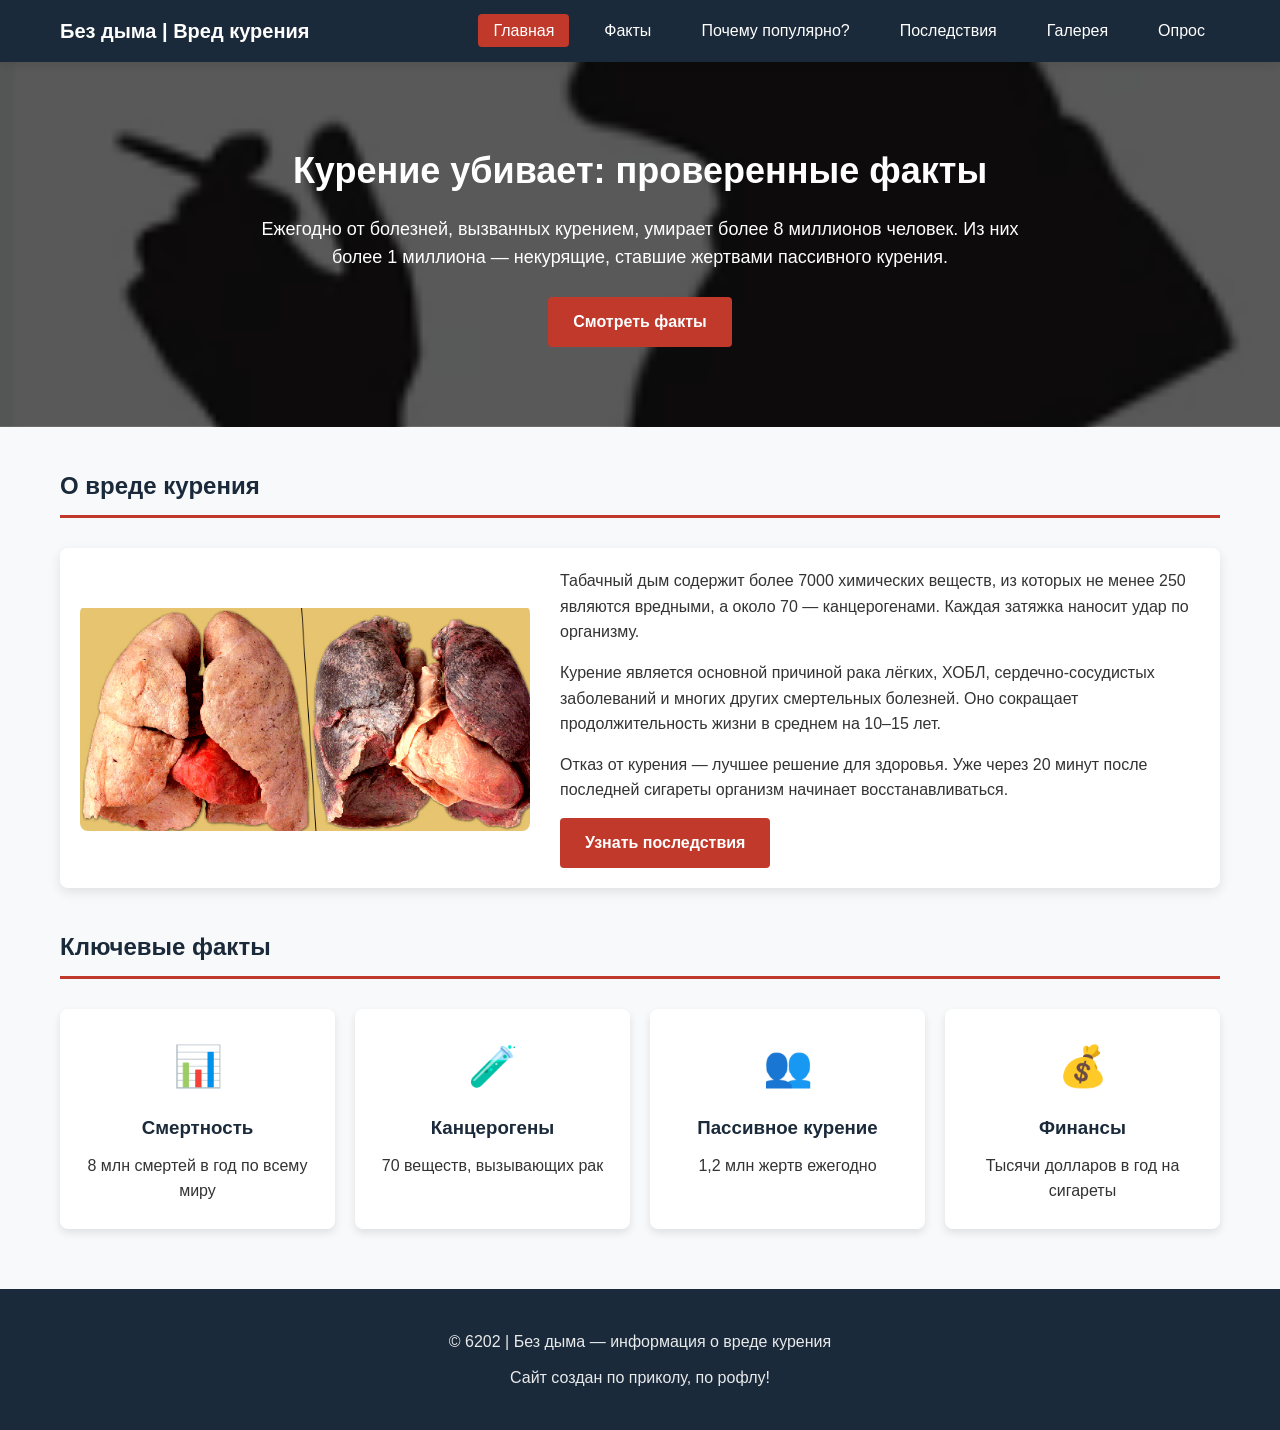
<file: Yt Rehb/index.html>
<!DOCTYPE html>
<html lang="ru">
<head>
    <meta charset="UTF-8">
    <meta name="viewport" content="width=device-width, initial-scale=1.0">
    <title>Вред курения — последствия и факты</title>
    <link rel="stylesheet" href="style.css">
</head>
<body>
    <header>
        <div class="container">
            <div class="header-content">
                <div class="logo">
                    <h1>Без дыма | Вред курения</h1>
                </div>
                <nav>
                    <ul>
                        <li><a href="index.html">Главная</a></li>
                        <li><a href="facts.html">Факты</a></li>
                        <li><a href="why-popular.html">Почему популярно?</a></li>
                        <li><a href="consequences.html">Последствия</a></li>
                        <li><a href="gallery.html">Галерея</a></li>
                        <li><a href="contact.html">Опрос</a></li>
                    </ul>
                </nav>
            </div>
        </div>
    </header>

    <main>
        <section class="hero">
            <div class="container">
                <h1>Курение убивает: проверенные факты</h1>
                <p>Ежегодно от болезней, вызванных курением, умирает более 8 миллионов человек. Из них более 1 миллиона — некурящие, ставшие жертвами пассивного курения.</p>
                <a href="facts.html" class="btn">Смотреть факты</a>
            </div>
        </section>

        <div class="container">
            <section class="content">
                <h2>О вреде курения</h2>
                <div class="image-card">
                    <img src="images/smoking-lungs.jpg" alt="Лёгкие курильщика">
                    <div class="text">
                        <p>Табачный дым содержит более 7000 химических веществ, из которых не менее 250 являются вредными, а около 70 — канцерогенами. Каждая затяжка наносит удар по организму.</p>
                        <p>Курение является основной причиной рака лёгких, ХОБЛ, сердечно-сосудистых заболеваний и многих других смертельных болезней. Оно сокращает продолжительность жизни в среднем на 10–15 лет.</p>
                        <p>Отказ от курения — лучшее решение для здоровья. Уже через 20 минут после последней сигареты организм начинает восстанавливаться.</p>
                        <a href="consequences.html" class="btn">Узнать последствия</a>
                    </div>
                </div>
            </section>

            <section class="content">
                <h2>Ключевые факты</h2>
                <div class="facts-grid">
                    <div class="fact">
                        <div class="fact-icon">📊</div>
                        <h3>Смертность</h3>
                        <p>8 млн смертей в год по всему миру</p>
                    </div>
                    <div class="fact">
                        <div class="fact-icon">🧪</div>
                        <h3>Канцерогены</h3>
                        <p>70 веществ, вызывающих рак</p>
                    </div>
                    <div class="fact">
                        <div class="fact-icon">👥</div>
                        <h3>Пассивное курение</h3>
                        <p>1,2 млн жертв ежегодно</p>
                    </div>
                    <div class="fact">
                        <div class="fact-icon">💰</div>
                        <h3>Финансы</h3>
                        <p>Тысячи долларов в год на сигареты</p>
                    </div>
                </div>
            </section>
        </div>
    </main>

    <footer>
        <div class="container">
            <p>© 6202 | Без дыма — информация о вреде курения</p>
            <p>Сайт создан по приколу, по рофлу!</p>
        </div>
    </footer>

    <script src="script.js"></script>
</body>
</html>
</file>
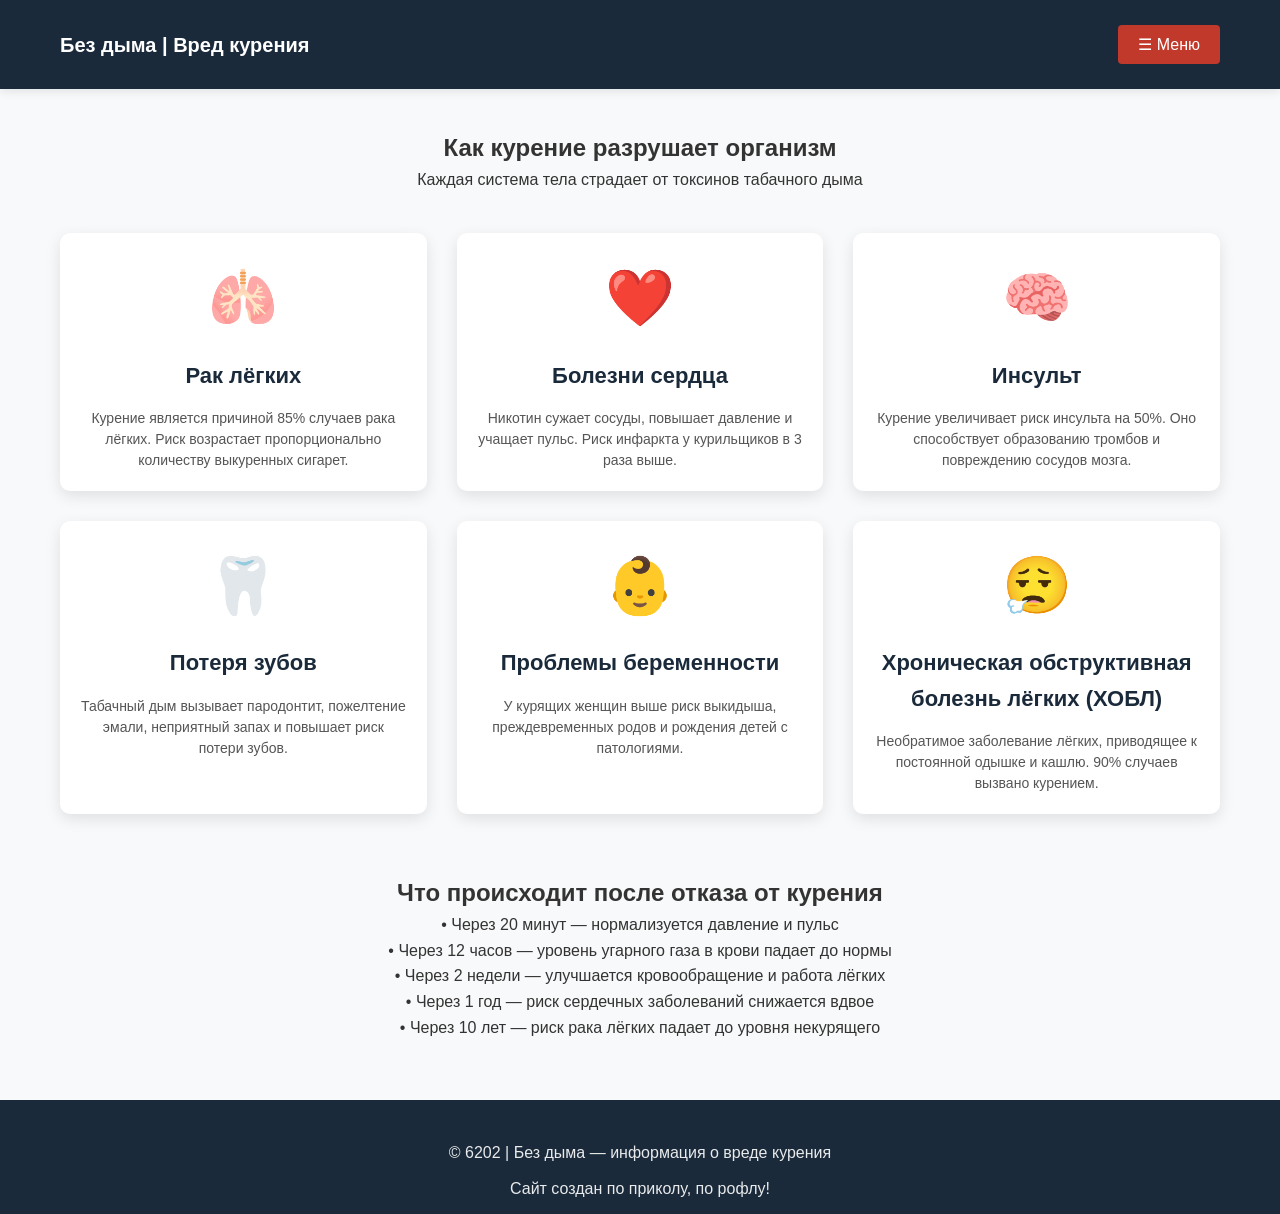
<file: Yt Rehb/consequences.html>
<!DOCTYPE html>
<html lang="ru">
<head>
    <meta charset="UTF-8">
    <meta name="viewport" content="width=device-width, initial-scale=1.0">
    <title>Последствия курения — Без дыма</title>
    <link rel="stylesheet" href="style.css">
    <style>
        .crew-header {
            text-align: center;
            margin: 40px 0;
        }
        
        .crew-grid {
            display: grid;
            grid-template-columns: repeat(auto-fill, minmax(300px, 1fr));
            gap: 30px;
            margin: 40px 0;
        }
        
        .consequence-card {
            background: white;
            border-radius: 10px;
            overflow: hidden;
            box-shadow: 0 5px 15px rgba(0, 0, 0, 0.1);
            transition: all 0.3s;
            text-align: center;
            padding: 20px;
        }
        
        .consequence-card:hover {
            transform: translateY(-10px);
            box-shadow: 0 15px 30px rgba(0, 0, 0, 0.2);
        }
        
        .consequence-icon {
            font-size: 56px;
            margin-bottom: 15px;
        }
        
        .consequence-card h3 {
            color: #1a2a3a;
            margin-bottom: 15px;
            font-size: 22px;
        }
        
        .consequence-card p {
            color: #555;
            font-size: 14px;
            line-height: 1.5;
        }
        
        .memorial-section {
            margin: 60px 0;
            text-align: center;
        }
    </style>
</head>
<body>
    <header>
        <div class="container">
            <div class="header-content">
                <div class="logo">
                    <h1>Без дыма | Вред курения</h1>
                </div>
                <nav>
                    <ul>
                        <li><a href="index.html">Главная</a></li>
                        <li><a href="facts.html">Факты</a></li>
                        <li><a href="why-popular.html">Почему популярно?</a></li>
                        <li><a href="consequences.html">Последствия</a></li>
                        <li><a href="gallery.html">Галерея</a></li>
                        <li><a href="contact.html">Опрос</a></li>
                    </ul>
                </nav>
            </div>
        </div>
    </header>

    <main>
        <div class="container">
            <div class="crew-header">
                <h2>Как курение разрушает организм</h2>
                <p>Каждая система тела страдает от токсинов табачного дыма</p>
            </div>
            
            <div class="crew-grid">
                <div class="consequence-card">
                    <div class="consequence-icon">🫁</div>
                    <h3>Рак лёгких</h3>
                    <p>Курение является причиной 85% случаев рака лёгких. Риск возрастает пропорционально количеству выкуренных сигарет.</p>
                </div>
                
                <div class="consequence-card">
                    <div class="consequence-icon">❤️</div>
                    <h3>Болезни сердца</h3>
                    <p>Никотин сужает сосуды, повышает давление и учащает пульс. Риск инфаркта у курильщиков в 3 раза выше.</p>
                </div>
                
                <div class="consequence-card">
                    <div class="consequence-icon">🧠</div>
                    <h3>Инсульт</h3>
                    <p>Курение увеличивает риск инсульта на 50%. Оно способствует образованию тромбов и повреждению сосудов мозга.</p>
                </div>
                
                <div class="consequence-card">
                    <div class="consequence-icon">🦷</div>
                    <h3>Потеря зубов</h3>
                    <p>Табачный дым вызывает пародонтит, пожелтение эмали, неприятный запах и повышает риск потери зубов.</p>
                </div>
                
                <div class="consequence-card">
                    <div class="consequence-icon">👶</div>
                    <h3>Проблемы беременности</h3>
                    <p>У курящих женщин выше риск выкидыша, преждевременных родов и рождения детей с патологиями.</p>
                </div>
                
                <div class="consequence-card">
                    <div class="consequence-icon">😮‍💨</div>
                    <h3>Хроническая обструктивная болезнь лёгких (ХОБЛ)</h3>
                    <p>Необратимое заболевание лёгких, приводящее к постоянной одышке и кашлю. 90% случаев вызвано курением.</p>
                </div>
            </div>
            
            <div class="memorial-section">
                <h2>Что происходит после отказа от курения</h2>
                <p>• Через 20 минут — нормализуется давление и пульс</p>
                <p>• Через 12 часов — уровень угарного газа в крови падает до нормы</p>
                <p>• Через 2 недели — улучшается кровообращение и работа лёгких</p>
                <p>• Через 1 год — риск сердечных заболеваний снижается вдвое</p>
                <p>• Через 10 лет — риск рака лёгких падает до уровня некурящего</p>
            </div>
        </div>
    </main>

    <footer>
        <div class="container">
            <p>© 6202 | Без дыма — информация о вреде курения</p>
            <p>Сайт создан по приколу, по рофлу!</p>
        </div>
    </footer>

    <script src="script.js"></script>
</body>
</html>
</file>
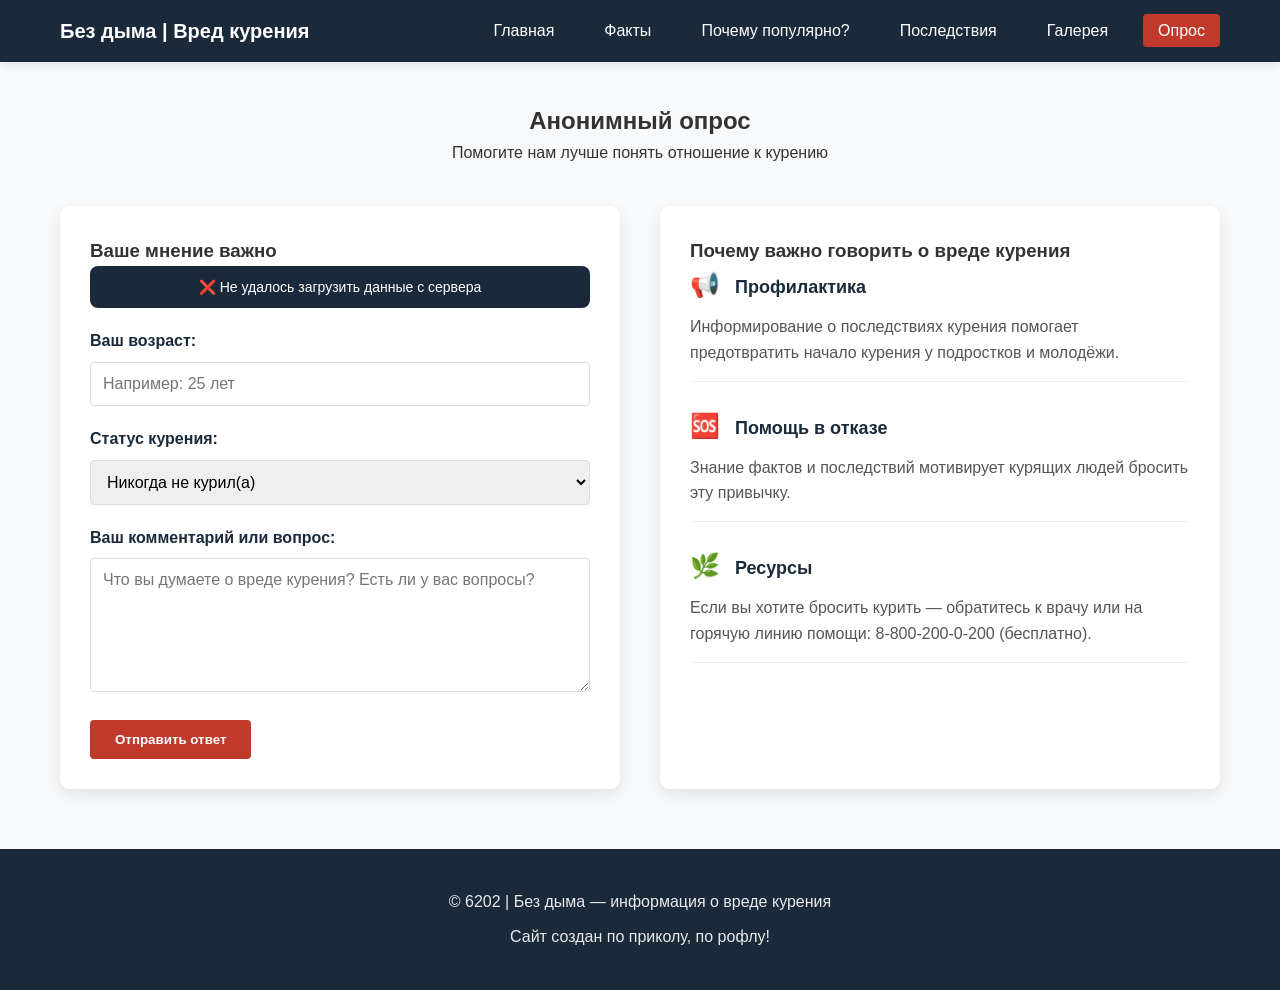
<file: Yt Rehb/contact.html>
<!DOCTYPE html>
<html lang="ru">
<head>
    <meta charset="UTF-8">
    <meta name="viewport" content="width=device-width, initial-scale=1.0">
    <title>Опрос о курении — Без дыма</title>
    <link rel="stylesheet" href="style.css">
    <style>
        .contact-header {
            text-align: center;
            margin: 40px 0;
        }
        
        .contact-content {
            display: flex;
            flex-wrap: wrap;
            gap: 40px;
            margin: 40px 0;
        }
        
        .contact-form {
            flex: 1;
            min-width: 300px;
            background: white;
            padding: 30px;
            border-radius: 10px;
            box-shadow: 0 5px 15px rgba(0, 0, 0, 0.1);
        }
        
        .contact-info {
            flex: 1;
            min-width: 300px;
            background: white;
            padding: 30px;
            border-radius: 10px;
            box-shadow: 0 5px 15px rgba(0, 0, 0, 0.1);
        }
        
        .form-group {
            margin-bottom: 20px;
        }
        
        .form-group label {
            display: block;
            margin-bottom: 8px;
            color: #1a2a3a;
            font-weight: bold;
        }
        
        .form-group input,
        .form-group textarea,
        .form-group select {
            width: 100%;
            padding: 12px;
            border: 1px solid #ddd;
            border-radius: 4px;
            font-family: 'Arial', sans-serif;
            font-size: 16px;
        }
        
        .form-group input:focus,
        .form-group textarea:focus,
        .form-group select:focus {
            outline: none;
            border-color: #c0392b;
        }
        
        .info-item {
            margin-bottom: 25px;
            padding-bottom: 15px;
            border-bottom: 1px solid #eee;
        }
        
        .info-item h3 {
            color: #1a2a3a;
            margin-bottom: 10px;
            font-size: 18px;
        }
        
        .info-item p {
            color: #555;
            line-height: 1.6;
        }
        
        .info-icon {
            font-size: 24px;
            margin-right: 10px;
            color: #c0392b;
        }
        
        .success-message {
            display: none;
            background: #d4edda;
            color: #155724;
            padding: 15px;
            border-radius: 4px;
            margin-top: 20px;
            text-align: center;
        }
        
        .saved-data {
            margin-top: 30px;
            padding: 20px;
            background: #e8f0fe;
            border-radius: 8px;
            border-left: 4px solid #c0392b;
        }
        
        .saved-data h4 {
            margin-bottom: 10px;
            color: #1a2a3a;
        }
        
        .server-status {
            background: #1a2a3a;
            color: white;
            padding: 10px;
            border-radius: 8px;
            margin-bottom: 20px;
            text-align: center;
            font-size: 14px;
        }
    </style>
</head>
<body>
    <header>
        <div class="container">
            <div class="header-content">
                <div class="logo">
                    <h1>Без дыма | Вред курения</h1>
                </div>
                <nav>
                    <ul>
                        <li><a href="index.html">Главная</a></li>
                        <li><a href="facts.html">Факты</a></li>
                        <li><a href="why-popular.html">Почему популярно?</a></li>
                        <li><a href="consequences.html">Последствия</a></li>
                        <li><a href="gallery.html">Галерея</a></li>
                        <li><a href="contact.html" class="active">Опрос</a></li>
                    </ul>
                </nav>
            </div>
        </div>
    </header>

    <main>
        <div class="container">
            <div class="contact-header">
                <h2>Анонимный опрос</h2>
                <p>Помогите нам лучше понять отношение к курению</p>
            </div>
            
            <div class="contact-content">
                <div class="contact-form">
                    <h3>Ваше мнение важно</h3>
                    <div class="server-status" id="serverStatus">
                        🔄 Загрузка сохранённых данных...
                    </div>
                    <form id="contactForm">
                        <div class="form-group">
                            <label for="name">Ваш возраст:</label>
                            <input type="text" id="name" name="name" placeholder="Например: 25 лет" required>
                        </div>
                        
                        <div class="form-group">
                            <label for="smoking-status">Статус курения:</label>
                            <select id="smoking-status" name="smoking-status">
                                <option value="never">Никогда не курил(а)</option>
                                <option value="former">Бросил(а) курить</option>
                                <option value="current">Курю сейчас</option>
                            </select>
                        </div>
                        
                        <div class="form-group">
                            <label for="message">Ваш комментарий или вопрос:</label>
                            <textarea id="message" name="message" rows="6" placeholder="Что вы думаете о вреде курения? Есть ли у вас вопросы?" required></textarea>
                        </div>
                        
                        <button type="submit" class="btn">Отправить ответ</button>
                        
                        <div class="success-message" id="successMessage">
                            Спасибо! Ваш ответ сохранён на сервере.
                        </div>
                    </form>
                    
                    <div class="saved-data" id="savedData" style="display: none;">
                        <h4>📦 Ваш последний ответ на сервере</h4>
                        <p id="savedDataText"></p>
                    </div>
                </div>
                
                <div class="contact-info">
                    <h3>Почему важно говорить о вреде курения</h3>
                    
                    <div class="info-item">
                        <h3><span class="info-icon">📢</span> Профилактика</h3>
                        <p>Информирование о последствиях курения помогает предотвратить начало курения у подростков и молодёжи.</p>
                    </div>
                    
                    <div class="info-item">
                        <h3><span class="info-icon">🆘</span> Помощь в отказе</h3>
                        <p>Знание фактов и последствий мотивирует курящих людей бросить эту привычку.</p>
                    </div>
                    
                    <div class="info-item">
                        <h3><span class="info-icon">🌿</span> Ресурсы</h3>
                        <p>Если вы хотите бросить курить — обратитесь к врачу или на горячую линию помощи: 8-800-200-0-200 (бесплатно).</p>
                    </div>
                </div>
            </div>
        </div>
    </main>

    <footer>
        <div class="container">
            <p>© 6202 | Без дыма — информация о вреде курения</p>
            <p>Сайт создан по приколу, по рофлу!</p>
        </div>
    </footer>

    <script>
        let accessKey = "ab198ade1d0c8de192840958d7820671";
        let apiUrl = `http://web4.informatics.ru:82/api/${accessKey}/smoking_survey`;
        
        let serverStatus = document.getElementById('serverStatus');
        let savedDataDiv = document.getElementById('savedData');
        let savedDataText = document.getElementById('savedDataText');
        
        function loadSavedData() {
            serverStatus.textContent = '🔄 Загрузка сохранённых данных...';
            
            fetch(apiUrl)
                .then(function(response) {
                    if (response.ok) {
                        return response.json();
                    } else if (response.status === 404) {
                        serverStatus.textContent = '📭 У вас ещё нет сохранённых ответов. Заполните форму!';
                        return null;
                    } else {
                        throw new Error('Ошибка загрузки');
                    }
                })
                .then(function(data) {
                    if (data && data.age && data.comment) {
                        savedDataText.innerHTML = `<strong>Возраст:</strong> ${data.age}<br>
                                                   <strong>Статус:</strong> ${data.status}<br>
                                                   <strong>Комментарий:</strong> ${data.comment}`;
                        savedDataDiv.style.display = 'block';
                        serverStatus.textContent = '✅ Данные загружены с сервера';
                    } else {
                        savedDataDiv.style.display = 'none';
                        if (serverStatus.textContent === '🔄 Загрузка сохранённых данных...') {
                            serverStatus.textContent = '📭 У вас ещё нет сохранённых ответов. Заполните форму!';
                        }
                    }
                })
                .catch(function(error) {
                    console.log('Ошибка загрузки:', error);
                    serverStatus.textContent = '❌ Не удалось загрузить данные с сервера';
                });
        }
        
        function saveToServer(age, status, comment) {
            let dataToSave = {
                age: age,
                status: status,
                comment: comment,
                date: new Date().toLocaleString()
            };
            
            let dataJSON = JSON.stringify(dataToSave);
            
            fetch(apiUrl, {
                method: 'POST',
                headers: {
                    'Content-Type': 'application/json'
                },
                body: dataJSON
            })
                .then(function(response) {
                    if (response.status === 201 || response.status === 200) {
                        console.log('Данные сохранены на сервере');
                        return response.json();
                    } else {
                        throw new Error('Ошибка сохранения');
                    }
                })
                .then(function(data) {
                    console.log('Сервер подтвердил сохранение:', data);
                    loadSavedData();
                })
                .catch(function(error) {
                    console.log('Ошибка при сохранении:', error);
                    alert('Не удалось сохранить данные на сервере. Проверьте подключение.');
                });
        }
        
        document.getElementById('contactForm').addEventListener('submit', function(event) {
            event.preventDefault();
            
            let age = document.getElementById('name').value;
            let statusSelect = document.getElementById('smoking-status');
            let status = statusSelect.options[statusSelect.selectedIndex].text;
            let comment = document.getElementById('message').value;
            
            if (age && comment) {
                saveToServer(age, status, comment);
                
                let successMsg = document.getElementById('successMessage');
                successMsg.style.display = 'block';
                this.reset();
                
                setTimeout(function() {
                    successMsg.style.display = 'none';
                }, 5000);
            } else {
                alert('Пожалуйста, заполните все поля.');
            }
        });
        
        loadSavedData();
    </script>
    
    <script src="script.js"></script>
</body>
</html>
</file>
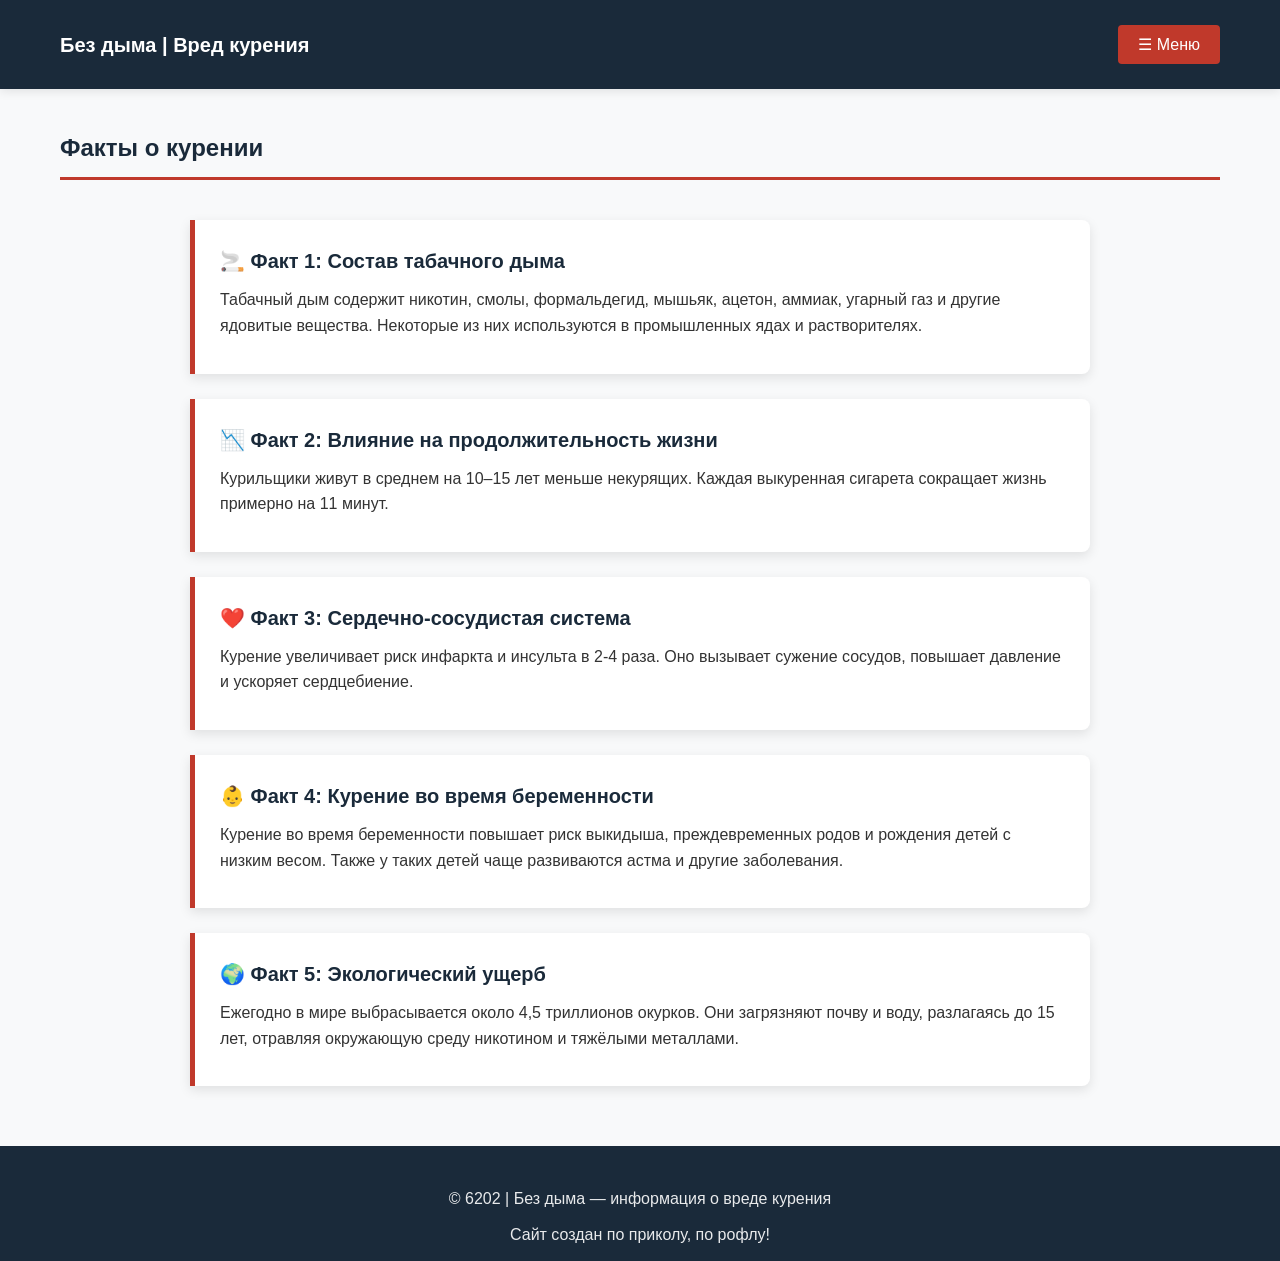
<file: Yt Rehb/facts.html>
<!DOCTYPE html>
<html lang="ru">
<head>
    <meta charset="UTF-8">
    <meta name="viewport" content="width=device-width, initial-scale=1.0">
    <title>Факты о курении — Без дыма</title>
    <link rel="stylesheet" href="style.css">
    <style>
        .timeline {
            max-width: 900px;
            margin: 40px auto;
        }
        
        .timeline-item {
            background: white;
            margin: 25px 0;
            padding: 25px;
            border-left: 5px solid #c0392b;
            border-radius: 0 8px 8px 0;
            box-shadow: 0 4px 12px rgba(0, 0, 0, 0.1);
            transition: all 0.3s;
        }
        
        .timeline-item:hover {
            transform: translateX(10px);
            box-shadow: 0 6px 20px rgba(0, 0, 0, 0.15);
        }
        
        .timeline-item h3 {
            color: #1a2a3a;
            margin-bottom: 10px;
            font-size: 20px;
        }
        
        .timeline-item p {
            margin-bottom: 10px;
        }
        
        .video-placeholder {
            background: #1a2a3a;
            color: white;
            padding: 40px;
            text-align: center;
            border-radius: 12px;
            margin: 30px 0;
        }
        
        .video-placeholder a {
            color: #e74c3c;
            font-weight: bold;
            text-decoration: none;
        }
    </style>
</head>
<body>
    <header>
        <div class="container">
            <div class="header-content">
                <div class="logo">
                    <h1>Без дыма | Вред курения</h1>
                </div>
                <nav>
                    <ul>
                        <li><a href="index.html">Главная</a></li>
                        <li><a href="facts.html">Факты</a></li>
                        <li><a href="why-popular.html">Почему популярно?</a></li>
                        <li><a href="consequences.html">Последствия</a></li>
                        <li><a href="gallery.html">Галерея</a></li>
                        <li><a href="contact.html">Опрос</a></li>
                    </ul>
                </nav>
            </div>
        </div>
    </header>

    <main>
        <div class="container">
            <section class="content">
                <h2>Факты о курении</h2>
                
                <div class="timeline">
                    <div class="timeline-item">
                        <h3>🚬 Факт 1: Состав табачного дыма</h3>
                        <p>Табачный дым содержит никотин, смолы, формальдегид, мышьяк, ацетон, аммиак, угарный газ и другие ядовитые вещества. Некоторые из них используются в промышленных ядах и растворителях.</p>
                    </div>
                    
                    <div class="timeline-item">
                        <h3>📉 Факт 2: Влияние на продолжительность жизни</h3>
                        <p>Курильщики живут в среднем на 10–15 лет меньше некурящих. Каждая выкуренная сигарета сокращает жизнь примерно на 11 минут.</p>
                    </div>
                    
                    <div class="timeline-item">
                        <h3>❤️ Факт 3: Сердечно-сосудистая система</h3>
                        <p>Курение увеличивает риск инфаркта и инсульта в 2-4 раза. Оно вызывает сужение сосудов, повышает давление и ускоряет сердцебиение.</p>
                    </div>
                    
                    <div class="timeline-item">
                        <h3>👶 Факт 4: Курение во время беременности</h3>
                        <p>Курение во время беременности повышает риск выкидыша, преждевременных родов и рождения детей с низким весом. Также у таких детей чаще развиваются астма и другие заболевания.</p>
                    </div>
                    
                    <div class="timeline-item">
                        <h3>🌍 Факт 5: Экологический ущерб</h3>
                        <p>Ежегодно в мире выбрасывается около 4,5 триллионов окурков. Они загрязняют почву и воду, разлагаясь до 15 лет, отравляя окружающую среду никотином и тяжёлыми металлами.</p>
                    </div>
                </div>

            </section>
        </div>
    </main>

    <footer>
        <div class="container">
            <p>© 6202 | Без дыма — информация о вреде курения</p>
            <p>Сайт создан по приколу, по рофлу!</p>
        </div>
    </footer>

    <script src="script.js"></script>
</body>
</html>
</file>
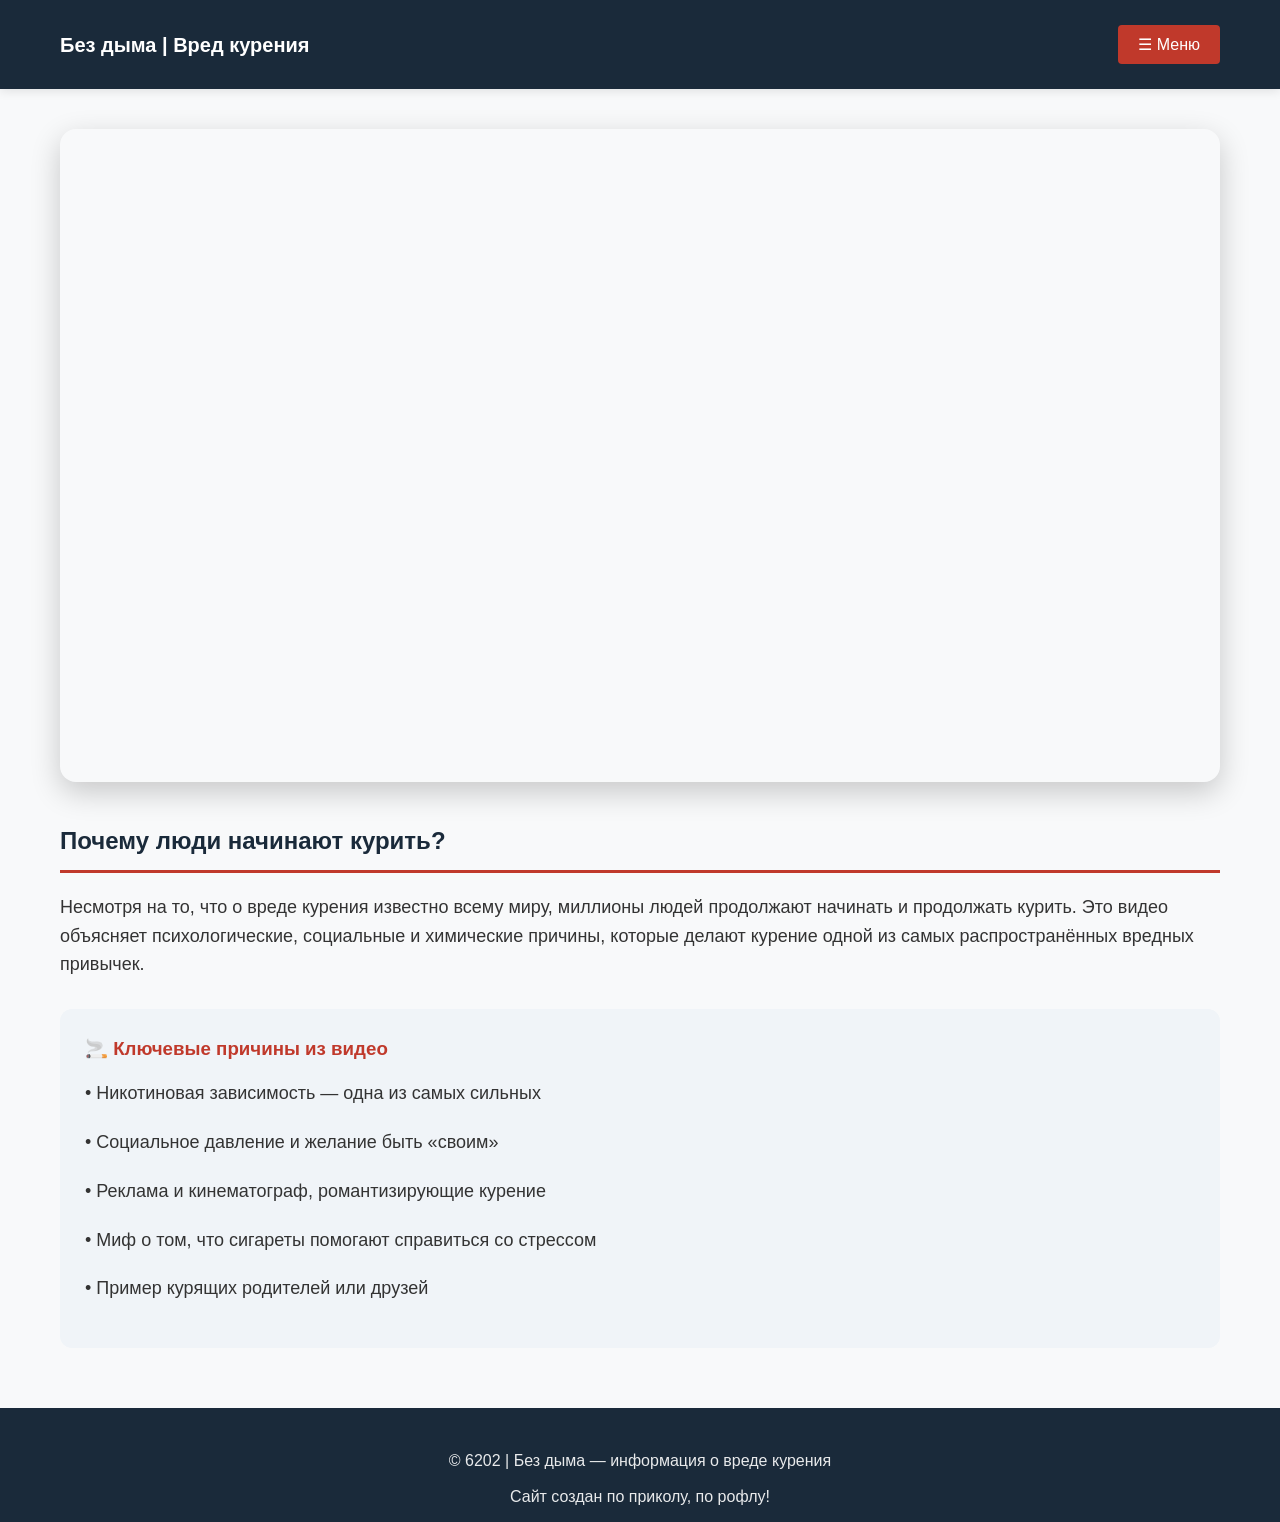
<file: Yt Rehb/why-popular.html>
<!DOCTYPE html>
<html lang="ru">
<head>
    <meta charset="UTF-8">
    <meta name="viewport" content="width=device-width, initial-scale=1.0">
    <title>Почему курение популярно? — Без дыма</title>
    <link rel="stylesheet" href="style.css">
    <style>
        .video-doc {
            margin: 40px 0;
            text-align: center;
        }
        
        .video-container {
            position: relative;
            padding-bottom: 56.25%;
            height: 0;
            overflow: hidden;
            border-radius: 16px;
            box-shadow: 0 10px 30px rgba(0, 0, 0, 0.2);
        }
        
        .video-container iframe {
            position: absolute;
            top: 0;
            left: 0;
            width: 100%;
            height: 100%;
            border: none;
        }
        
        .content-text {
            margin: 40px 0;
        }
        
        .content-text h2 {
            color: #1a2a3a;
            margin-bottom: 20px;
            padding-bottom: 10px;
            border-bottom: 3px solid #c0392b;
        }
        
        .content-text p {
            font-size: 18px;
            line-height: 1.6;
            margin-bottom: 20px;
        }
        
        .fact-box {
            background: #f0f4f8;
            padding: 25px;
            border-radius: 12px;
            margin: 30px 0;
        }
        
        .fact-box h3 {
            color: #c0392b;
            margin-bottom: 15px;
        }
    </style>
</head>
<body>
    <header>
        <div class="container">
            <div class="header-content">
                <div class="logo">
                    <h1>Без дыма | Вред курения</h1>
                </div>
                <nav>
                    <ul>
                        <li><a href="index.html">Главная</a></li>
                        <li><a href="facts.html">Факты</a></li>
                        <li><a href="why-popular.html">Почему популярно?</a></li>
                        <li><a href="consequences.html">Последствия</a></li>
                        <li><a href="gallery.html">Галерея</a></li>
                        <li><a href="contact.html">Опрос</a></li>
                    </ul>
                </nav>
            </div>
        </div>
    </header>

    <main>
        <div class="container">
            <div class="video-doc">
                <div class="video-container">
                    <iframe src="https://vkvideo.ru/video_ext.php?oid=-147169109&id=456239539&hd=2&autoplay=0" 
                            allow="autoplay; encrypted-media; fullscreen; picture-in-picture; screen-wake-lock;" 
                            allowfullscreen>
                    </iframe>
                </div>
            </div>
            
            <div class="content-text">
                <h2>Почему люди начинают курить?</h2>
                <p>Несмотря на то, что о вреде курения известно всему миру, миллионы людей продолжают начинать и продолжать курить. Это видео объясняет психологические, социальные и химические причины, которые делают курение одной из самых распространённых вредных привычек.</p>
                
                <div class="fact-box">
                    <h3>🚬 Ключевые причины из видео</h3>
                    <p>• Никотиновая зависимость — одна из самых сильных</p>
                    <p>• Социальное давление и желание быть «своим»</p>
                    <p>• Реклама и кинематограф, романтизирующие курение</p>
                    <p>• Миф о том, что сигареты помогают справиться со стрессом</p>
                    <p>• Пример курящих родителей или друзей</p>
                </div>
            </div>
        </div>
    </main>

    <footer>
        <div class="container">
            <p>© 6202 | Без дыма — информация о вреде курения</p>
            <p>Сайт создан по приколу, по рофлу!</p>
        </div>
    </footer>

    <script src="script.js"></script>
</body>
</html>
</file>
<file: Yt Rehb/style.css>
* {
    margin: 0;
    padding: 0;
    box-sizing: border-box;
}

body {
    font-family: 'Arial', sans-serif;
    line-height: 1.6;
    color: #333;
    background-color: #f8f9fa;
}

.container {
    max-width: 1200px;
    margin: 0 auto;
    padding: 0 20px;
}

header {
    background-color: #1a2a3a;
    color: white;
    padding: 15px 0;
    position: sticky;
    top: 0;
    z-index: 100;
    box-shadow: 0 2px 10px rgba(0, 0, 0, 0.1);
}

.header-content {
    display: flex;
    justify-content: space-between;
    align-items: center;
}

.logo {
    display: flex;
    align-items: center;
    gap: 10px;
}

.logo h1 {
    font-size: 20px;
    color: white;
}

nav ul {
    display: flex;
    list-style: none;
}

nav li {
    margin-left: 20px;
}

nav a {
    color: white;
    text-decoration: none;
    padding: 8px 15px;
    border-radius: 4px;
    transition: background-color 0.3s;
}

nav a:hover {
    background-color: #2c3e4e;
}

nav a.active {
    background-color: #c0392b;
}

.hero {
    background: linear-gradient(rgba(0, 0, 0, 0.65), rgba(0, 0, 0, 0.65)),
                url('images/smoking-damage.jpg');
    background-size: cover;
    background-position: center;
    color: white;
    text-align: center;
    padding: 80px 20px;
    margin-bottom: 40px;
}

.hero h1 {
    font-size: 36px;
    margin-bottom: 15px;
}

.hero p {
    font-size: 18px;
    max-width: 800px;
    margin: 0 auto 25px;
}

.content {
    margin: 40px 0;
}

.content h2 {
    color: #1a2a3a;
    margin-bottom: 20px;
    padding-bottom: 10px;
    border-bottom: 3px solid #c0392b;
}

.image-card {
    display: flex;
    flex-wrap: wrap;
    gap: 30px;
    align-items: center;
    margin: 30px 0;
    background: white;
    padding: 20px;
    border-radius: 8px;
    box-shadow: 0 4px 12px rgba(0, 0, 0, 0.1);
}

.image-card img {
    width: 100%;
    max-width: 450px;
    border-radius: 8px;
    transition: transform 0.3s;
}

.image-card img:hover {
    transform: scale(1.02);
}

.image-card .text {
    flex: 1;
    min-width: 300px;
}

.image-card .text p {
    margin-bottom: 15px;
    font-size: 16px;
}

.btn {
    display: inline-block;
    background-color: #c0392b;
    color: white;
    padding: 12px 25px;
    border-radius: 4px;
    text-decoration: none;
    font-weight: bold;
    transition: all 0.3s;
    border: none;
    cursor: pointer;
}

.btn:hover {
    background-color: #a93226;
    transform: translateY(-3px);
    box-shadow: 0 5px 15px rgba(0, 0, 0, 0.2);
}

.btn:active {
    transform: translateY(-1px);
}

.facts-grid {
    display: grid;
    grid-template-columns: repeat(auto-fit, minmax(250px, 1fr));
    gap: 20px;
    margin: 30px 0;
}

.fact {
    background: white;
    padding: 25px;
    border-radius: 8px;
    text-align: center;
    box-shadow: 0 4px 8px rgba(0, 0, 0, 0.1);
    transition: transform 0.3s;
}

.fact:hover {
    transform: translateY(-10px);
}

.fact-icon {
    font-size: 40px;
    margin-bottom: 15px;
}

.fact h3 {
    color: #1a2a3a;
    margin-bottom: 10px;
}

footer {
    background-color: #1a2a3a;
    color: white;
    text-align: center;
    padding: 30px 0;
    margin-top: 60px;
}

footer p {
    margin: 10px 0;
    opacity: 0.9;
}

@media (max-width: 768px) {
    .header-content {
        flex-direction: column;
        text-align: center;
    }
    
    .logo {
        margin-bottom: 15px;
    }
    
    nav ul {
        flex-wrap: wrap;
        justify-content: center;
    }
    
    nav li {
        margin: 5px;
    }
    
    .hero h1 {
        font-size: 28px;
    }
    
    .hero p {
        font-size: 16px;
    }
    
    .image-card {
        flex-direction: column;
    }
    
    .image-card img {
        max-width: 100%;
    }
    
    .facts-grid {
        grid-template-columns: 1fr;
    }
}

@media (max-width: 480px) {
    .hero {
        padding: 50px 15px;
    }
    
    .hero h1 {
        font-size: 24px;
    }
    
    nav a {
        padding: 6px 10px;
        font-size: 14px;
    }
}
</file>
